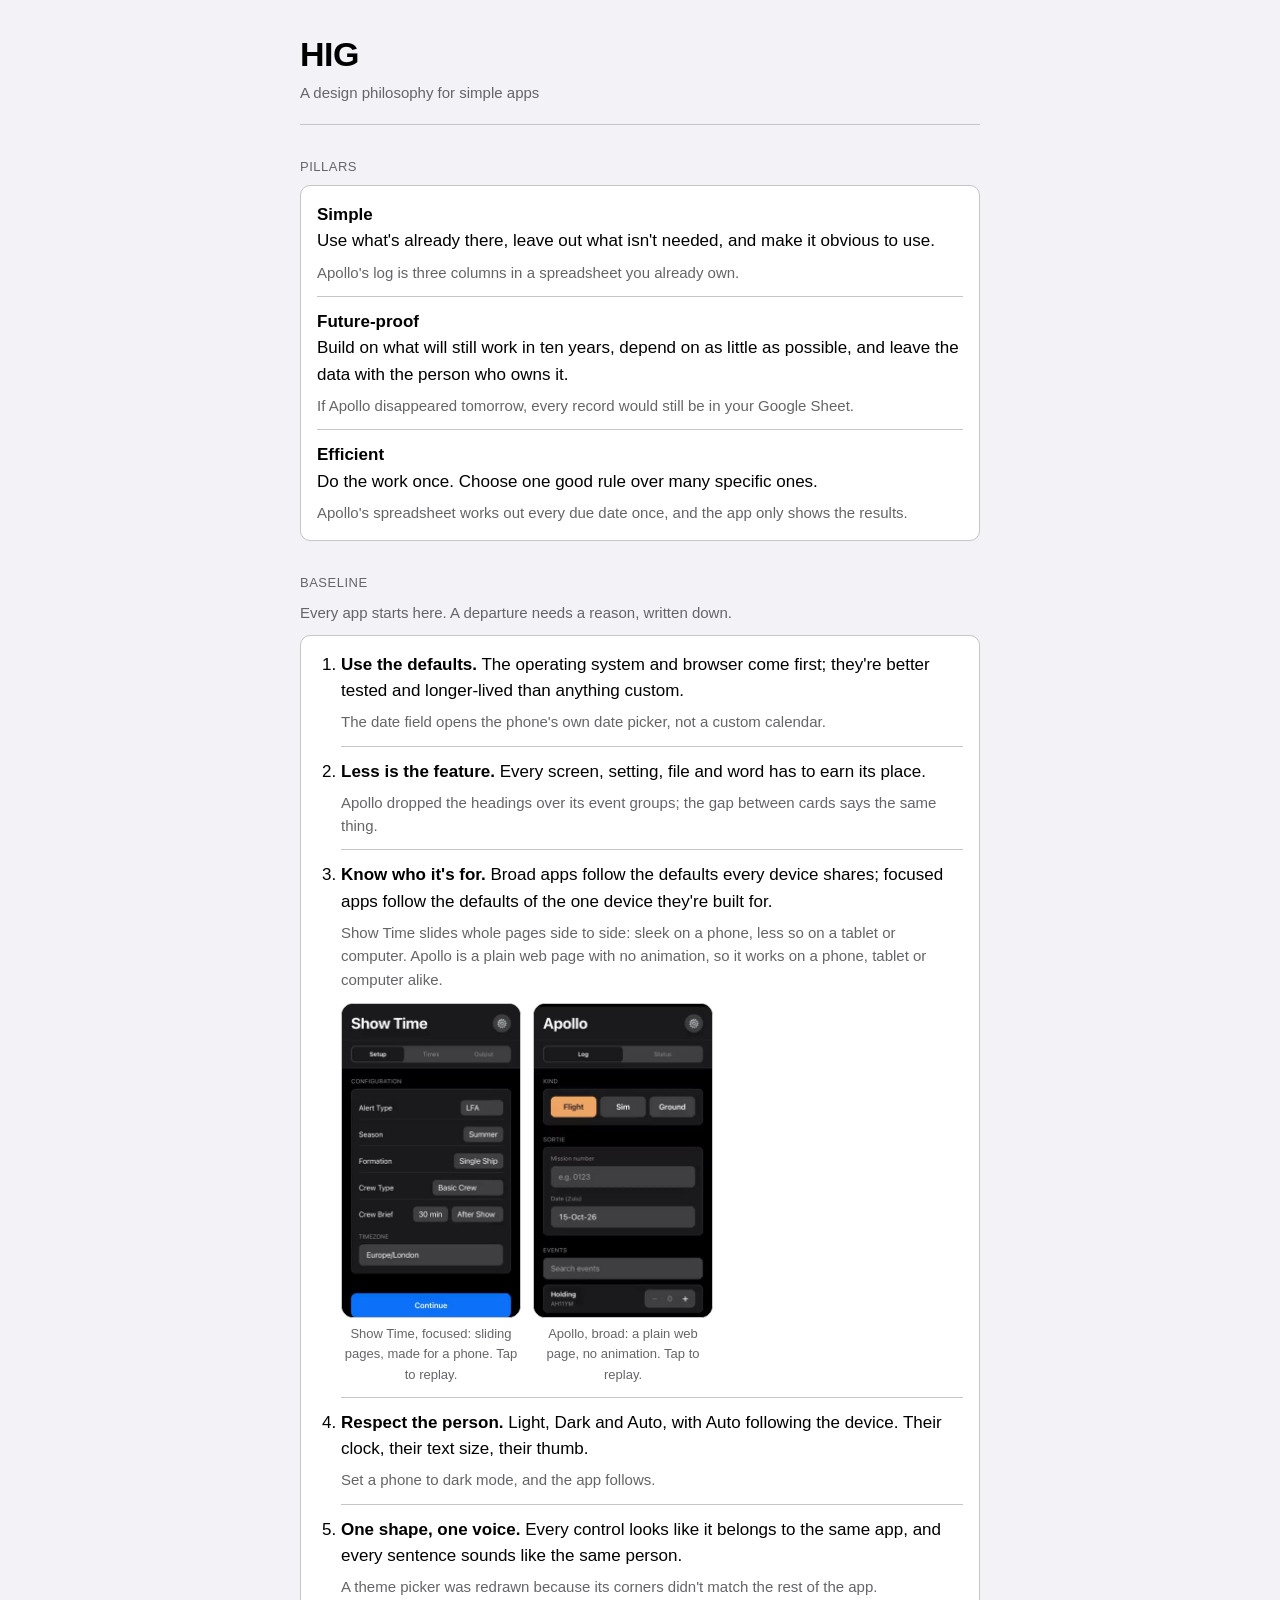
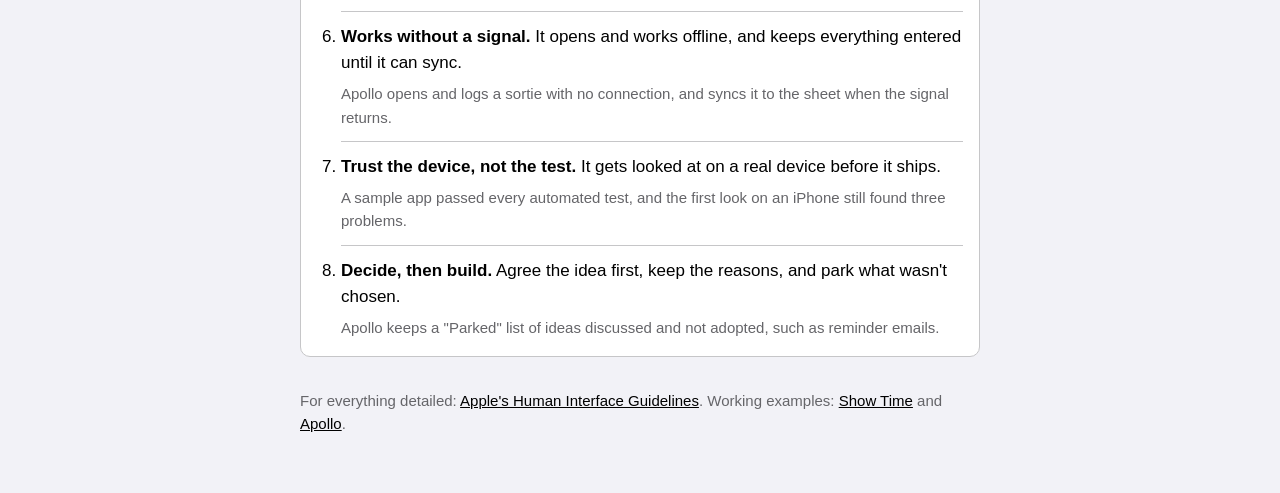
<file: index.html>
<!doctype html>
<html lang="en">
<head>
<meta charset="utf-8">
<meta name="viewport" content="width=device-width, initial-scale=1">
<title>HIG</title>
<meta name="description" content="A design philosophy for simple apps: simple, future-proof, efficient">
<meta name="theme-color" content="#f2f2f7" media="(prefers-color-scheme: light)">
<meta name="theme-color" content="#000000" media="(prefers-color-scheme: dark)">
<link rel="stylesheet" href="hig.css">
</head>
<body>
<main class="page">

<header class="top">
  <h1>HIG</h1>
  <p class="sub">A design philosophy for simple apps</p>
</header>

<section>
  <h2>Pillars</h2>
  <dl class="rules">
    <dt>Simple</dt>
    <dd>Use what's already there, leave out what isn't needed, and make it obvious to use.
      <p class="ex">Apollo's log is three columns in a spreadsheet you already own.</p></dd>
    <dt>Future-proof</dt>
    <dd>Build on what will still work in ten years, depend on as little as possible, and leave the data with the person who owns it.
      <p class="ex">If Apollo disappeared tomorrow, every record would still be in your Google Sheet.</p></dd>
    <dt>Efficient</dt>
    <dd>Do the work once. Choose one good rule over many specific ones.
      <p class="ex">Apollo's spreadsheet works out every due date once, and the app only shows the results.</p></dd>
  </dl>
</section>

<section>
  <h2>Baseline</h2>
  <p class="note">Every app starts here. A departure needs a reason, written down.</p>
  <ol class="rules">
    <li><b>Use the defaults.</b> The operating system and browser come first; they're better tested and longer-lived than anything custom.
      <p class="ex">The date field opens the phone's own date picker, not a custom calendar.</p></li>
    <li><b>Less is the feature.</b> Every screen, setting, file and word has to earn its place.
      <p class="ex">Apollo dropped the headings over its event groups; the gap between cards says the same thing.</p></li>
    <li><b>Know who it's for.</b> Broad apps follow the defaults every device shares; focused apps follow the defaults of the one device they're built for.
      <p class="ex">Show Time slides whole pages side to side: sleek on a phone, less so on a tablet or computer. Apollo is a plain web page with no animation, so it works on a phone, tablet or computer alike.</p>
      <div class="pair">
        <figure>
          <video src="media/showtime.mp4" poster="media/showtime.jpg" autoplay muted playsinline width="180" height="317" aria-label="Show Time sliding from Setup to Times to Output"></video>
          <figcaption>Show Time, focused: sliding pages, made for a phone. Tap to replay.</figcaption>
        </figure>
        <figure>
          <video src="media/apollo.mp4" poster="media/apollo.jpg" autoplay muted playsinline width="180" height="317" aria-label="Apollo switching from Log to Status and back"></video>
          <figcaption>Apollo, broad: a plain web page, no animation. Tap to replay.</figcaption>
        </figure>
      </div></li>
    <li><b>Respect the person.</b> Light, Dark and Auto, with Auto following the device. Their clock, their text size, their thumb.
      <p class="ex">Set a phone to dark mode, and the app follows.</p></li>
    <li><b>One shape, one voice.</b> Every control looks like it belongs to the same app, and every sentence sounds like the same person.
      <p class="ex">A theme picker was redrawn because its corners didn't match the rest of the app.</p></li>
    <li><b>Works without a signal.</b> It opens and works offline, and keeps everything entered until it can sync.
      <p class="ex">Apollo opens and logs a sortie with no connection, and syncs it to the sheet when the signal returns.</p></li>
    <li><b>Trust the device, not the test.</b> It gets looked at on a real device before it ships.
      <p class="ex">A sample app passed every automated test, and the first look on an iPhone still found three problems.</p></li>
    <li><b>Decide, then build.</b> Agree the idea first, keep the reasons, and park what wasn't chosen.
      <p class="ex">Apollo keeps a "Parked" list of ideas discussed and not adopted, such as reminder emails.</p></li>
  </ol>
</section>

<footer>
  <p>For everything detailed: <a href="https://developer.apple.com/design/human-interface-guidelines/">Apple's Human Interface Guidelines</a>. Working examples: <a href="https://github.com/135crewdog/showtime">Show Time</a> and <a href="https://github.com/135crewdog/apollo">Apollo</a>.</p>
</footer>

</main>
<script>
  // Each clip plays once (under five seconds) and a tap replays or pauses it.
  // With reduced motion on, nothing plays until tapped.
  var reduce = window.matchMedia && matchMedia('(prefers-reduced-motion: reduce)').matches;
  document.querySelectorAll('video').forEach(function (v) {
    if (reduce) { v.removeAttribute('autoplay'); v.pause(); }
    v.addEventListener('click', function () {
      if (v.paused) { if (v.ended) v.currentTime = 0; v.play(); } else { v.pause(); }
    });
  });
</script>
</body>
</html>
</file>
<file: hig.css>
/* One reading column in Apple's grays; light or dark with the device. */
:root {
  --bg: #f2f2f7; --elev: #ffffff; --border: #c6c6c8; --text: #000000; --text2: #656569;
  color-scheme: light dark;
}
@media (prefers-color-scheme: dark) {
  :root { --bg: #000000; --elev: #1c1c1e; --border: #38383a; --text: #ffffff; --text2: #98989d; }
}
* { box-sizing: border-box; }
html { -webkit-text-size-adjust: 100%; text-size-adjust: 100%; }
body { margin: 0; font: 17px/1.55 -apple-system, BlinkMacSystemFont, "SF Pro Display", "Helvetica Neue", sans-serif; -webkit-font-smoothing: antialiased; background: var(--bg); color: var(--text); }
.page { max-width: 720px; margin: 0 auto; padding: 16px 20px 48px; }
.top { padding: 12px 0 20px; border-bottom: 1px solid var(--border); }
h1 { font-size: 34px; font-weight: 700; letter-spacing: -0.5px; margin: 0; }
.sub { margin: 0; color: var(--text2); font-size: 15px; }
h2 { font-size: 13px; font-weight: 400; color: var(--text2); text-transform: uppercase; letter-spacing: 0.5px; margin: 32px 0 8px; }
p { margin: 0 0 10px; }
a { color: var(--text); }
.note { color: var(--text2); font-size: 15px; }
.rules { background: var(--elev); border: 1px solid var(--border); border-radius: 10px; margin: 0; padding: 4px 16px; }
dl.rules dt { font-weight: 600; padding-top: 12px; }
dl.rules dd { margin: 0; padding-bottom: 12px; border-bottom: 1px solid var(--border); }
dl.rules dd:last-child, ol.rules li:last-child { border-bottom: none; }
ol.rules { padding-left: 40px; }
ol.rules li { padding: 12px 0; border-bottom: 1px solid var(--border); }
.ex { color: var(--text2); font-size: 15px; margin: 6px 0 0; }
.pair { display: flex; gap: 12px; margin-top: 12px; }
.pair figure { margin: 0; flex: 1; max-width: 180px; }
.pair video { cursor: pointer; display: block; width: 100%; height: auto; border-radius: 12px; border: 1px solid var(--border); background: #000; }
.pair figcaption { font-size: 13px; color: var(--text2); margin-top: 6px; text-align: center; }
footer { margin-top: 32px; color: var(--text2); font-size: 15px; }
</file>
